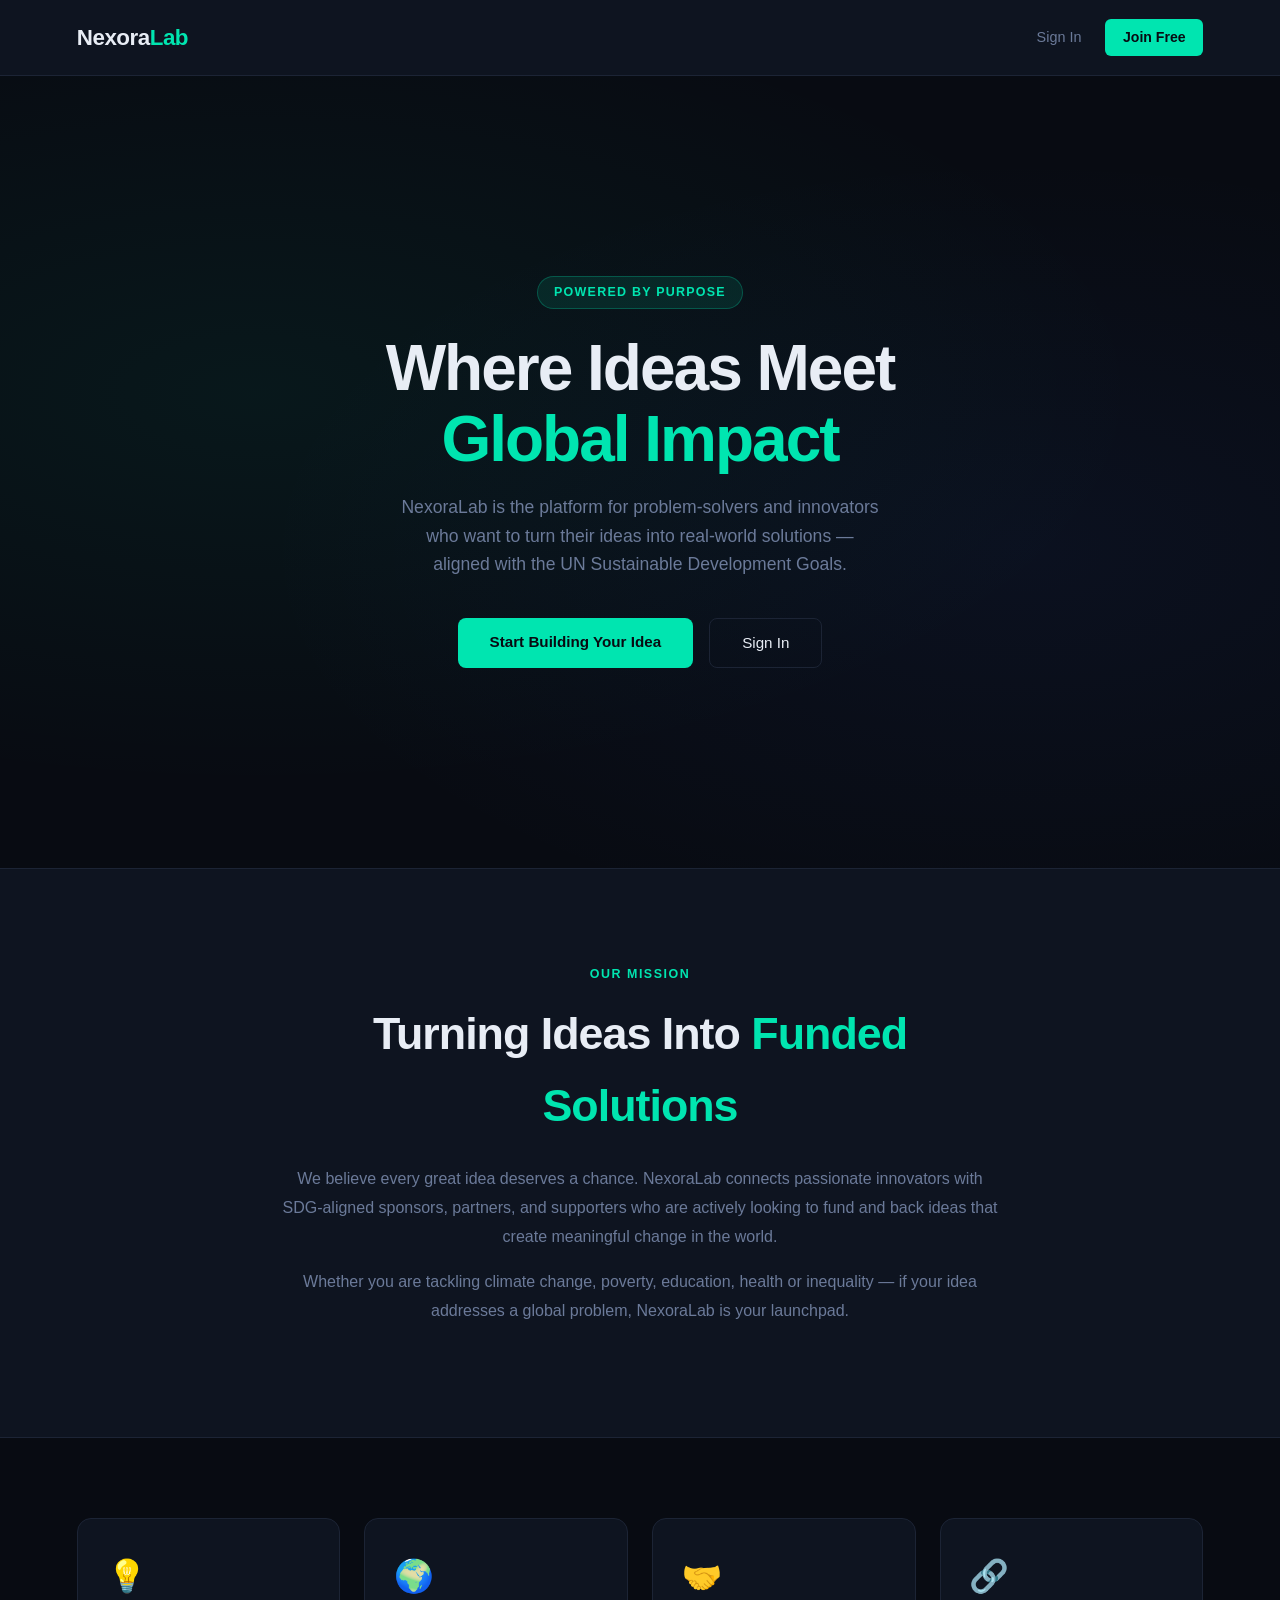
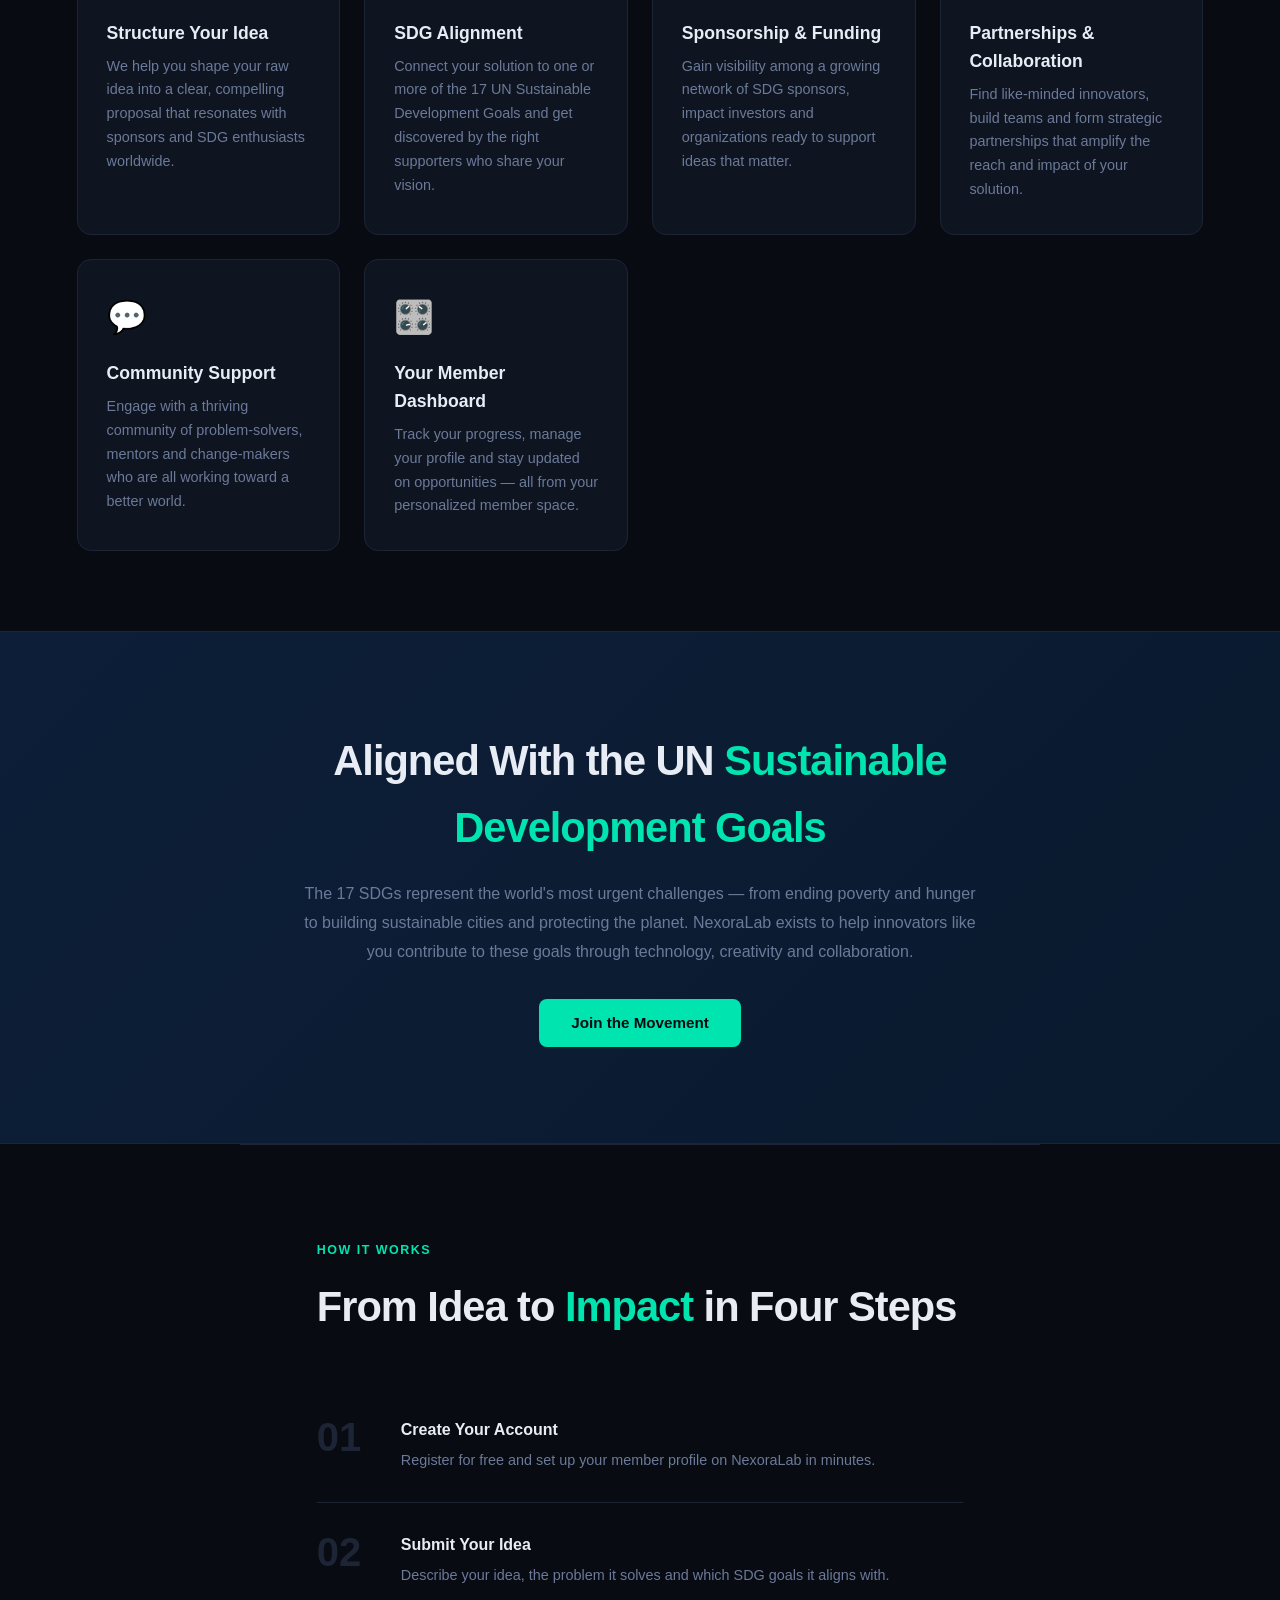
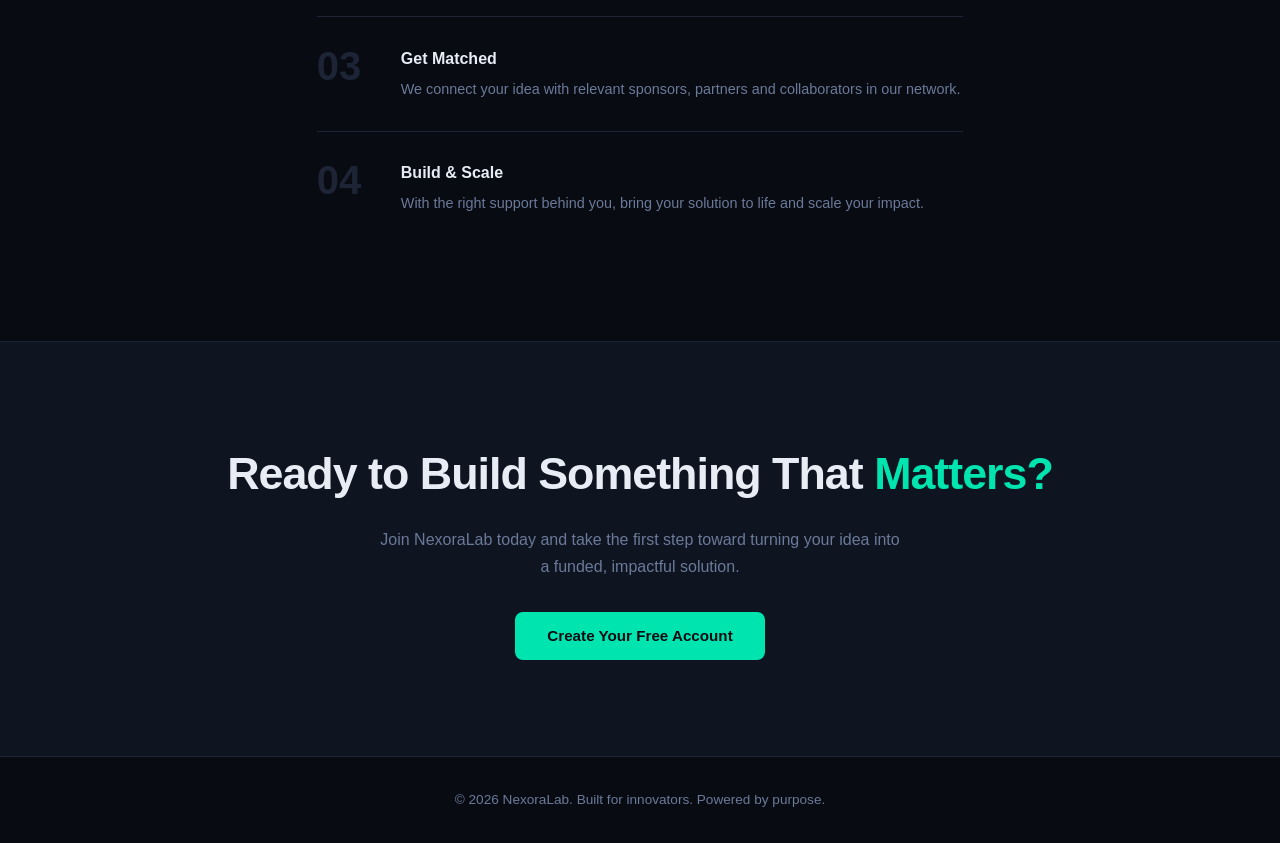
<file: templates/index.html>
<!DOCTYPE html>
<html lang="en">
<head>
  <meta charset="UTF-8"/>
  <meta name="viewport" content="width=device-width, initial-scale=1.0"/>
  <title>NexoraLab — Where Ideas Meet Impact</title>
  <link rel="stylesheet" href="/static/style.css"/>
</head>
<body>

  <nav>
    <div class="nav-logo">Nexora<span>Lab</span></div>
    <div class="nav-links">
      <a href="/login">Sign In</a>
      <a href="/register" class="btn-nav">Join Free</a>
    </div>
  </nav>

  <!-- ── HERO ── -->
  <section class="hero">
    <div class="hero-content">
      <div class="hero-badge">Powered by Purpose</div>
      <h1>Where Ideas Meet <span>Global Impact</span></h1>
      <p>
        NexoraLab is the platform for problem-solvers and innovators
        who want to turn their ideas into real-world solutions —
        aligned with the UN Sustainable Development Goals.
      </p>
      <div class="hero-btns">
        <a href="/register" class="btn-primary">Start Building Your Idea</a>
        <a href="/login" class="btn-outline">Sign In</a>
      </div>
    </div>
  </section>

  <!-- ── MISSION ── -->
  <section class="mission-section">
    <div class="mission-content">
      <div class="section-label">Our Mission</div>
      <h2>Turning Ideas Into <span>Funded Solutions</span></h2>
      <p>
        We believe every great idea deserves a chance. NexoraLab connects
        passionate innovators with SDG-aligned sponsors, partners, and
        supporters who are actively looking to fund and back ideas that
        create meaningful change in the world.
      </p>
      <p>
        Whether you are tackling climate change, poverty, education, health
        or inequality — if your idea addresses a global problem, NexoraLab
        is your launchpad.
      </p>
    </div>
  </section>

  <!-- ── WHAT WE OFFER ── -->
  <section class="features">
    <div class="feature-card">
      <div class="feature-icon">💡</div>
      <h3>Structure Your Idea</h3>
      <p>
        We help you shape your raw idea into a clear, compelling proposal
        that resonates with sponsors and SDG enthusiasts worldwide.
      </p>
    </div>
    <div class="feature-card">
      <div class="feature-icon">🌍</div>
      <h3>SDG Alignment</h3>
      <p>
        Connect your solution to one or more of the 17 UN Sustainable
        Development Goals and get discovered by the right supporters
        who share your vision.
      </p>
    </div>
    <div class="feature-card">
      <div class="feature-icon">🤝</div>
      <h3>Sponsorship & Funding</h3>
      <p>
        Gain visibility among a growing network of SDG sponsors,
        impact investors and organizations ready to support
        ideas that matter.
      </p>
    </div>
    <div class="feature-card">
      <div class="feature-icon">🔗</div>
      <h3>Partnerships & Collaboration</h3>
      <p>
        Find like-minded innovators, build teams and form strategic
        partnerships that amplify the reach and impact of your solution.
      </p>
    </div>
    <div class="feature-card">
      <div class="feature-icon">💬</div>
      <h3>Community Support</h3>
      <p>
        Engage with a thriving community of problem-solvers, mentors
        and change-makers who are all working toward a better world.
      </p>
    </div>
    <div class="feature-card">
      <div class="feature-icon">🎛️</div>
      <h3>Your Member Dashboard</h3>
      <p>
        Track your progress, manage your profile and stay updated
        on opportunities — all from your personalized member space.
      </p>
    </div>
  </section>

  <!-- ── SDG BANNER ── -->
  <section class="sdg-banner">
    <div class="sdg-content">
      <h2>Aligned With the UN <span>Sustainable Development Goals</span></h2>
      <p>
        The 17 SDGs represent the world's most urgent challenges —
        from ending poverty and hunger to building sustainable cities
        and protecting the planet. NexoraLab exists to help innovators
        like you contribute to these goals through technology,
        creativity and collaboration.
      </p>
      <a href="/register" class="btn-primary">Join the Movement</a>
    </div>
  </section>

  <!-- ── HOW IT WORKS ── -->
  <section class="how-section">
    <div class="section-label">How It Works</div>
    <h2>From Idea to <span>Impact</span> in Four Steps</h2>

    <div class="steps">
      <div class="step">
        <div class="step-num">01</div>
        <div class="step-body">
          <h4>Create Your Account</h4>
          <p>Register for free and set up your member profile on NexoraLab in minutes.</p>
        </div>
      </div>
      <div class="step">
        <div class="step-num">02</div>
        <div class="step-body">
          <h4>Submit Your Idea</h4>
          <p>Describe your idea, the problem it solves and which SDG goals it aligns with.</p>
        </div>
      </div>
      <div class="step">
        <div class="step-num">03</div>
        <div class="step-body">
          <h4>Get Matched</h4>
          <p>We connect your idea with relevant sponsors, partners and collaborators in our network.</p>
        </div>
      </div>
      <div class="step">
        <div class="step-num">04</div>
        <div class="step-body">
          <h4>Build & Scale</h4>
          <p>With the right support behind you, bring your solution to life and scale your impact.</p>
        </div>
      </div>
    </div>
  </section>

  <!-- ── CTA ── -->
  <section class="cta-section">
    <h2>Ready to Build Something That <span>Matters?</span></h2>
    <p>Join NexoraLab today and take the first step toward turning your idea into a funded, impactful solution.</p>
    <a href="/register" class="btn-primary">Create Your Free Account</a>
  </section>

  <footer>
    <p>© 2026 NexoraLab. Built for innovators. Powered by purpose.</p>
  </footer>

  <script src="/static/main.js"></script>
</body>
</html>
</file>
<file: static/style.css>
/* ── RESET & BASE ── */
*, *::before, *::after {
  box-sizing: border-box;
  margin: 0;
  padding: 0;
}

:root {
  --bg:       #080b12;
  --surface:  #0e1420;
  --border:   #1c2435;
  --accent:   #00e5b0;
  --accent2:  #3b6cf8;
  --text:     #e8edf5;
  --muted:    #6b7a99;
  --error:    #ff5e6c;
  --success:  #00e5b0;
}

html {
  scroll-behavior: smooth;
}

body {
  font-family: 'Segoe UI', sans-serif;
  background: var(--bg);
  color: var(--text);
  min-height: 100vh;
  line-height: 1.6;
}


/* ── NAV ── */
nav {
  display: flex;
  align-items: center;
  justify-content: space-between;
  padding: 1.2rem 6%;
  background: var(--surface);
  border-bottom: 1px solid var(--border);
  position: sticky;
  top: 0;
  z-index: 100;
}

.nav-logo {
  font-size: 1.4rem;
  font-weight: 800;
  color: var(--text);
  letter-spacing: -0.5px;
}

.nav-logo span {
  color: var(--accent);
}

.nav-links {
  display: flex;
  align-items: center;
  gap: 1.5rem;
}

.nav-links a {
  color: var(--muted);
  text-decoration: none;
  font-size: 0.9rem;
  transition: color 0.2s;
}

.nav-links a:hover {
  color: var(--text);
}

.nav-user {
  color: var(--accent);
  font-size: 0.9rem;
  font-weight: 500;
}

.btn-nav {
  background: var(--accent);
  color: #080b12 !important;
  padding: 0.45rem 1.1rem;
  border-radius: 6px;
  font-weight: 600;
  font-size: 0.88rem !important;
  transition: opacity 0.2s !important;
}

.btn-nav:hover {
  opacity: 0.85;
}


/* ── HERO ── */
.hero {
  min-height: 88vh;
  display: flex;
  align-items: center;
  justify-content: center;
  text-align: center;
  padding: 4rem 6%;
  background:
    radial-gradient(ellipse 70% 50% at 20% 40%, rgba(0,229,176,0.06), transparent),
    radial-gradient(ellipse 60% 50% at 80% 60%, rgba(59,108,248,0.06), transparent);
}

.hero-content {
  max-width: 640px;
}

.hero-content h1 {
  font-size: clamp(2.4rem, 6vw, 4rem);
  font-weight: 800;
  letter-spacing: -2px;
  line-height: 1.1;
  margin-bottom: 1.2rem;
}

.hero-content h1 span {
  color: var(--accent);
}

.hero-content p {
  color: var(--muted);
  font-size: 1.1rem;
  margin-bottom: 2.5rem;
  max-width: 480px;
  margin-left: auto;
  margin-right: auto;
}

.hero-btns {
  display: flex;
  gap: 1rem;
  justify-content: center;
  flex-wrap: wrap;
}


/* ── BUTTONS ── */
.btn-primary {
  background: var(--accent);
  color: #080b12;
  padding: 0.75rem 2rem;
  border-radius: 8px;
  font-weight: 700;
  font-size: 0.95rem;
  text-decoration: none;
  border: none;
  cursor: pointer;
  transition: opacity 0.2s, transform 0.2s;
  display: inline-block;
}

.btn-primary:hover {
  opacity: 0.88;
  transform: translateY(-1px);
}

.btn-primary.full {
  width: 100%;
  padding: 0.85rem;
  font-size: 1rem;
  text-align: center;
  margin-top: 0.5rem;
}

.btn-outline {
  background: transparent;
  color: var(--text);
  padding: 0.75rem 2rem;
  border-radius: 8px;
  font-weight: 500;
  font-size: 0.95rem;
  text-decoration: none;
  border: 1px solid var(--border);
  transition: border-color 0.2s, background 0.2s;
  display: inline-block;
}

.btn-outline:hover {
  border-color: var(--accent);
  background: rgba(0,229,176,0.05);
}


/* ── FEATURES SECTION ── */
.features {
  display: grid;
  grid-template-columns: repeat(auto-fit, minmax(240px, 1fr));
  gap: 1.5rem;
  padding: 5rem 6%;
  border-top: 1px solid var(--border);
}

.feature-card {
  background: var(--surface);
  border: 1px solid var(--border);
  border-radius: 14px;
  padding: 2rem 1.8rem;
  transition: border-color 0.2s, transform 0.2s;
}

.feature-card:hover {
  border-color: var(--accent);
  transform: translateY(-3px);
}

.feature-icon {
  font-size: 2rem;
  margin-bottom: 1rem;
}

.feature-card h3 {
  font-size: 1.1rem;
  font-weight: 700;
  margin-bottom: 0.5rem;
}

.feature-card p {
  color: var(--muted);
  font-size: 0.9rem;
  line-height: 1.65;
}


/* ── FOOTER ── */
footer {
  text-align: center;
  padding: 2rem 6%;
  border-top: 1px solid var(--border);
  color: var(--muted);
  font-size: 0.85rem;
}


/* ── AUTH PAGES (register & login) ── */
.auth-wrapper {
  min-height: 100vh;
  display: flex;
  align-items: center;
  justify-content: center;
  padding: 2rem;
  background:
    radial-gradient(ellipse 60% 50% at 30% 40%, rgba(0,229,176,0.05), transparent),
    radial-gradient(ellipse 50% 50% at 70% 60%, rgba(59,108,248,0.05), transparent);
}

.auth-card {
  width: 100%;
  max-width: 440px;
  background: var(--surface);
  border: 1px solid var(--border);
  border-radius: 16px;
  padding: 2.5rem 2.2rem;
}

.back-link {
  display: inline-block;
  color: var(--muted);
  text-decoration: none;
  font-size: 0.85rem;
  margin-bottom: 1.8rem;
  transition: color 0.2s;
}

.back-link:hover {
  color: var(--text);
}

.auth-card h2 {
  font-size: 1.7rem;
  font-weight: 800;
  letter-spacing: -0.5px;
  margin-bottom: 0.3rem;
}

.auth-sub {
  color: var(--muted);
  font-size: 0.9rem;
  margin-bottom: 1.8rem;
}

.auth-sub a {
  color: var(--accent);
  text-decoration: none;
}


/* ── FORM FIELDS ── */
.field {
  margin-bottom: 1.1rem;
}

.field label {
  display: block;
  font-size: 0.8rem;
  font-weight: 500;
  color: var(--muted);
  text-transform: uppercase;
  letter-spacing: 0.05em;
  margin-bottom: 0.45rem;
}

.field input {
  width: 100%;
  background: var(--bg);
  border: 1px solid var(--border);
  color: var(--text);
  padding: 0.75rem 1rem;
  border-radius: 8px;
  font-family: 'Segoe UI', sans-serif;
  font-size: 0.95rem;
  outline: none;
  transition: border-color 0.2s, box-shadow 0.2s;
}

.field input:focus {
  border-color: var(--accent);
  box-shadow: 0 0 0 3px rgba(0,229,176,0.1);
}

.field input::placeholder {
  color: var(--muted);
}

.form-row {
  display: grid;
  grid-template-columns: 1fr 1fr;
  gap: 1rem;
}


/* ── BANNERS ── */
.error-banner {
  background: rgba(255,94,108,0.1);
  border: 1px solid rgba(255,94,108,0.3);
  color: var(--error);
  padding: 0.75rem 1rem;
  border-radius: 8px;
  font-size: 0.88rem;
  margin-bottom: 1.2rem;
}

.success-banner {
  background: rgba(0,229,176,0.08);
  border: 1px solid rgba(0,229,176,0.25);
  color: var(--accent);
  padding: 0.75rem 1rem;
  border-radius: 8px;
  font-size: 0.88rem;
  margin-bottom: 1.2rem;
}


/* ── DASHBOARD ── */
.dashboard-wrapper {
  max-width: 960px;
  margin: 0 auto;
  padding: 2.5rem 2rem;
  display: flex;
  flex-direction: column;
  gap: 1.5rem;
}

.welcome-banner {
  background: linear-gradient(135deg, #0d1e38, #091a2e);
  border: 1px solid var(--border);
  border-radius: 14px;
  padding: 2rem 2.2rem;
  display: flex;
  align-items: center;
  justify-content: space-between;
}

.welcome-banner h2 {
  font-size: 1.5rem;
  font-weight: 800;
  margin-bottom: 0.3rem;
}

.welcome-banner p {
  color: var(--muted);
  font-size: 0.9rem;
}

.welcome-badge {
  background: rgba(0,229,176,0.1);
  border: 1px solid rgba(0,229,176,0.25);
  color: var(--accent);
  padding: 0.4rem 1rem;
  border-radius: 99px;
  font-size: 0.8rem;
  font-weight: 600;
  text-transform: uppercase;
  letter-spacing: 0.06em;
}

.dashboard-grid {
  display: grid;
  grid-template-columns: 1fr 1fr;
  gap: 1.5rem;
}

.dash-card {
  background: var(--surface);
  border: 1px solid var(--border);
  border-radius: 14px;
  padding: 1.8rem;
}

.dash-card h3 {
  font-size: 1rem;
  font-weight: 700;
  margin-bottom: 1.3rem;
  color: var(--text);
}

.full-width {
  grid-column: 1 / -1;
}

/* profile card */
.profile-row {
  display: flex;
  align-items: center;
  gap: 1.2rem;
}

.profile-avatar {
  width: 56px;
  height: 56px;
  border-radius: 50%;
  background: linear-gradient(135deg, var(--accent), var(--accent2));
  display: flex;
  align-items: center;
  justify-content: center;
  font-size: 1.4rem;
  font-weight: 800;
  color: #080b12;
  flex-shrink: 0;
}

.profile-name {
  font-weight: 700;
  font-size: 1rem;
  margin-bottom: 0.2rem;
}

.profile-username {
  color: var(--accent);
  font-size: 0.85rem;
  margin-bottom: 0.2rem;
}

.profile-email {
  color: var(--muted);
  font-size: 0.82rem;
}

/* account details */
.detail-row {
  display: flex;
  justify-content: space-between;
  align-items: center;
  padding: 0.7rem 0;
  border-bottom: 1px solid var(--border);
  font-size: 0.88rem;
}

.detail-row:last-child {
  border-bottom: none;
}

.detail-label {
  color: var(--muted);
}

.detail-val {
  color: var(--text);
  font-weight: 500;
}

/* announcements */
.announcement {
  padding: 1rem 0;
  border-bottom: 1px solid var(--border);
}

.announcement:last-child {
  border-bottom: none;
  padding-bottom: 0;
}

.ann-date {
  font-size: 0.75rem;
  color: var(--muted);
  margin-bottom: 0.3rem;
}

.ann-text {
  font-size: 0.92rem;
  color: var(--text);
}


/* ── RESPONSIVE ── */
@media (max-width: 640px) {
  .dashboard-grid {
    grid-template-columns: 1fr;
  }

  .welcome-banner {
    flex-direction: column;
    gap: 1rem;
    text-align: center;
  }

  .form-row {
    grid-template-columns: 1fr;
  }

  nav {
    padding: 1rem 4%;
  }
}
/* ── HERO BADGE ── */
.hero-badge {
  display: inline-block;
  background: rgba(0,229,176,0.1);
  border: 1px solid rgba(0,229,176,0.25);
  color: var(--accent);
  font-size: 0.78rem;
  font-weight: 600;
  text-transform: uppercase;
  letter-spacing: 0.1em;
  padding: 0.35rem 1rem;
  border-radius: 99px;
  margin-bottom: 1.5rem;
}

/* ── MISSION SECTION ── */
.mission-section {
  padding: 6rem 6%;
  border-top: 1px solid var(--border);
  background: var(--surface);
}

.mission-content {
  max-width: 720px;
  margin: 0 auto;
  text-align: center;
}

.section-label {
  font-size: 0.78rem;
  color: var(--accent);
  text-transform: uppercase;
  letter-spacing: 0.12em;
  font-weight: 600;
  margin-bottom: 0.8rem;
}

.mission-content h2 {
  font-size: clamp(1.8rem, 4vw, 2.8rem);
  font-weight: 800;
  letter-spacing: -1px;
  margin-bottom: 1.5rem;
}

.mission-content h2 span {
  color: var(--accent);
}

.mission-content p {
  color: var(--muted);
  font-size: 1rem;
  line-height: 1.8;
  margin-bottom: 1rem;
}

/* ── SDG BANNER ── */
.sdg-banner {
  padding: 6rem 6%;
  background: linear-gradient(135deg, #0d1e38, #091a2e);
  border-top: 1px solid var(--border);
  border-bottom: 1px solid var(--border);
  text-align: center;
}

.sdg-content {
  max-width: 680px;
  margin: 0 auto;
}

.sdg-content h2 {
  font-size: clamp(1.8rem, 4vw, 2.6rem);
  font-weight: 800;
  letter-spacing: -1px;
  margin-bottom: 1.2rem;
}

.sdg-content h2 span {
  color: var(--accent);
}

.sdg-content p {
  color: var(--muted);
  font-size: 1rem;
  line-height: 1.8;
  margin-bottom: 2rem;
}

/* ── HOW IT WORKS ── */
.how-section {
  padding: 6rem 6%;
  border-top: 1px solid var(--border);
  max-width: 800px;
  margin: 0 auto;
}

.how-section h2 {
  font-size: clamp(1.8rem, 4vw, 2.6rem);
  font-weight: 800;
  letter-spacing: -1px;
  margin-bottom: 3rem;
}

.how-section h2 span {
  color: var(--accent);
}

.steps {
  display: flex;
  flex-direction: column;
  gap: 0;
}

.step {
  display: flex;
  align-items: flex-start;
  gap: 2rem;
  padding: 1.8rem 0;
  border-bottom: 1px solid var(--border);
  transition: background 0.2s;
}

.step:last-child {
  border-bottom: none;
}

.step-num {
  font-size: 2.5rem;
  font-weight: 800;
  color: var(--border);
  min-width: 52px;
  line-height: 1;
  transition: color 0.3s;
}

.step:hover .step-num {
  color: var(--accent);
}

.step-body h4 {
  font-size: 1rem;
  font-weight: 700;
  margin-bottom: 0.4rem;
}

.step-body p {
  color: var(--muted);
  font-size: 0.9rem;
  line-height: 1.65;
}

/* ── CTA SECTION ── */
.cta-section {
  padding: 6rem 6%;
  text-align: center;
  border-top: 1px solid var(--border);
  background: var(--surface);
}

.cta-section h2 {
  font-size: clamp(1.8rem, 4vw, 2.8rem);
  font-weight: 800;
  letter-spacing: -1px;
  margin-bottom: 1rem;
}

.cta-section h2 span {
  color: var(--accent);
}

.cta-section p {
  color: var(--muted);
  font-size: 1rem;
  max-width: 520px;
  margin: 0 auto 2rem;
  line-height: 1.7;
}
/* ── PASSWORD EYE TOGGLE ── */
.input-eye-wrap {
  position: relative;
  display: flex;
  align-items: center;
  width: 100%;
}


.input-eye-wrap input {
  width: 100%;
  padding-right: 3rem;
}


.eye-btn {
  position: absolute;
  right: 0.9rem;
  top: 50%;
  transform: translateY(-50%);
  background: none;
  border: none;
  cursor: pointer;
  font-size: 1rem;
  color: var(--muted);
  padding: 0;
  line-height: 1;
  transition: opacity 0.2s;
}

.eye-btn:hover {
  opacity: 0.7;
}

/* ── FIELD ERROR MESSAGE ── */
.field-error {
  color: var(--error);
  font-size: 0.82rem;
  margin-top: 0.4rem;
  display: none !important;
}
</file>
